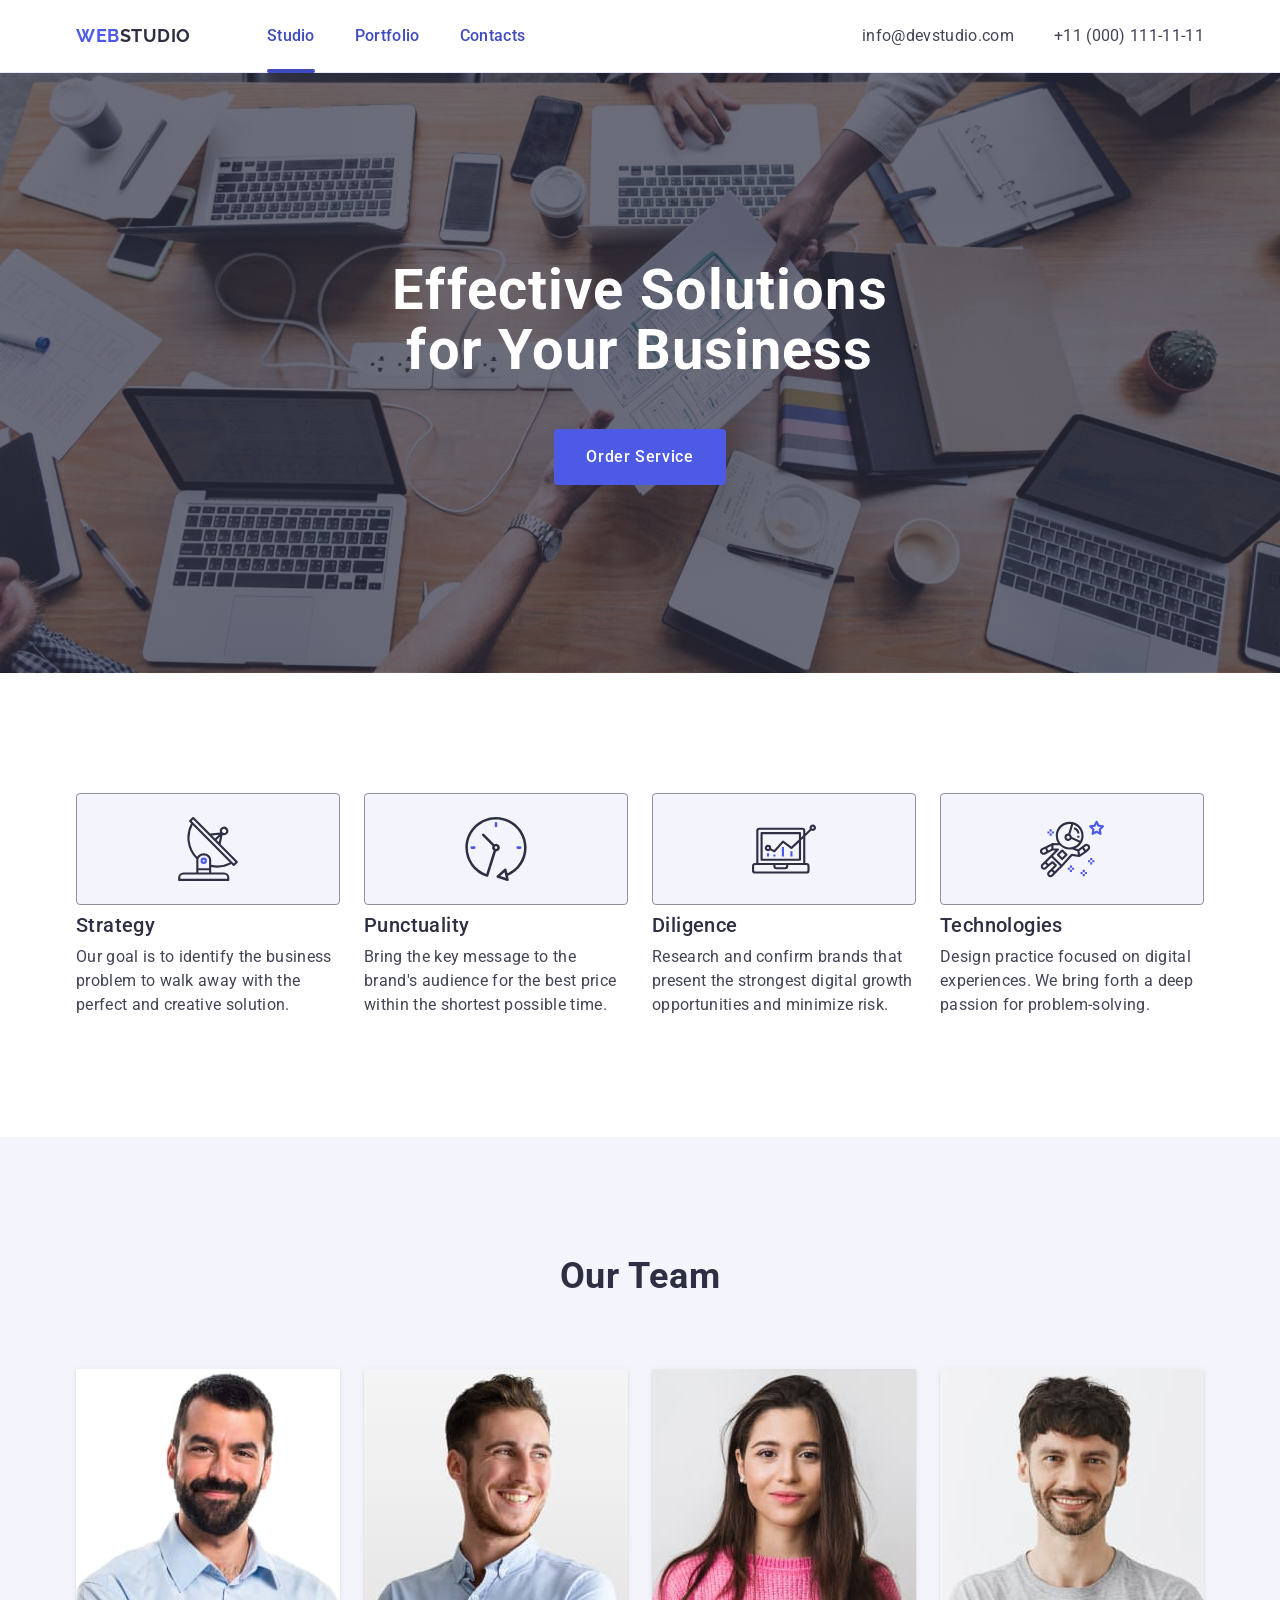
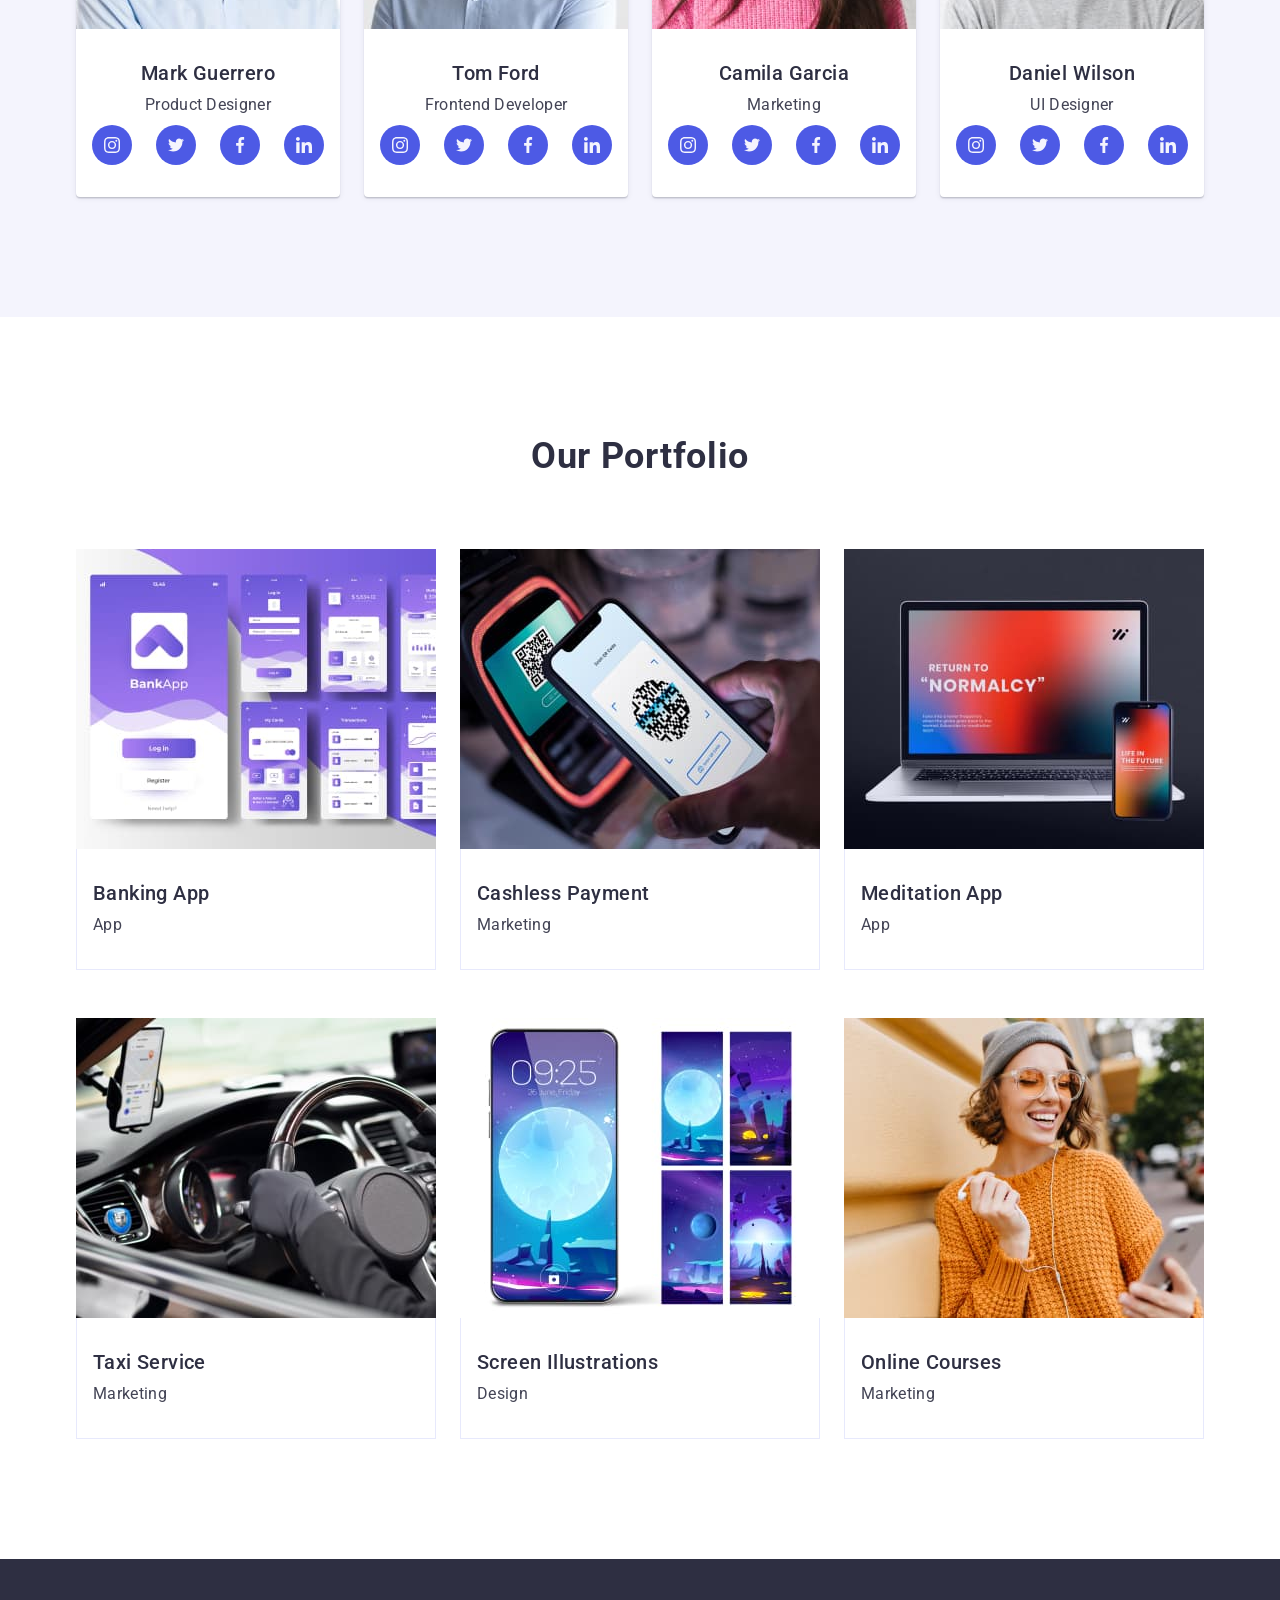
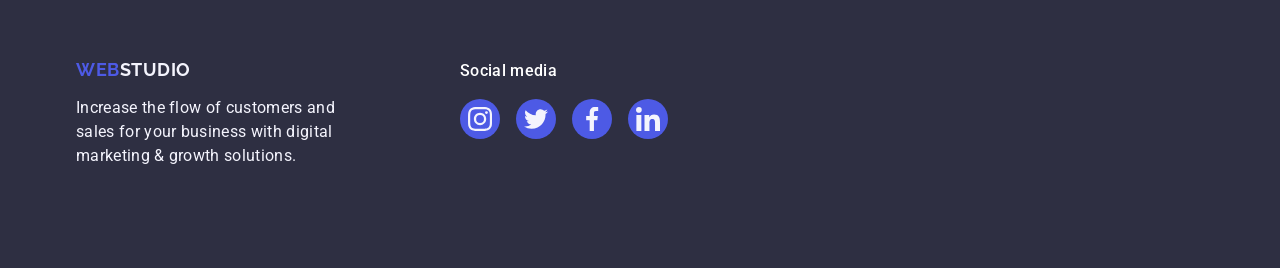
<file: index.html>
<!DOCTYPE html>
<html lang="en">
<head>
    <meta charset="UTF-8">
    <meta name="viewport" content="width=device-width, initial-scale=1.0">
    <title>Document</title>
    <link rel="stylesheet" href="https://cdn.jsdelivr.net/npm/modern-normalize@2.0.0/modern-normalize.min.css">
    <link rel="preconnect" href="https://fonts.googleapis.com">
    <link rel="preconnect" href="https://fonts.gstatic.com" crossorigin>
    <link href="https://fonts.googleapis.com/css2?family=Raleway:wght@800&family=Roboto:wght@400;500;700;900&display=swap" rel="stylesheet">    
    <link rel="stylesheet" href="./css/styles.css" />
</head>
<body>
    <header class="main-header">
        <div class="container container-header">
        <nav class="site-nav">
        <a class="link-logo" href="./index.html">
            Web<span class="logo-header">Studio</span>
        </a>
        
        <ul class="main-nav">
            <li>
                <a class="link" href="./index.html">Studio</a>
            </li>
            <li>
                <a class="link-port" href="">Portfolio</a>
            </li>
            <li>
                <a class="link-cont" href="">Contacts</a>
            </li>
        </ul>
        
        </nav>
        <address class="contact">
        <ul class="site-contact">
            <li><a class="link-contact "  href="mailto:info@devstudio.com">info@devstudio.com</a></li>
            <li><a class="link-contact" href="tel:+110001111111">+11 (000) 111-11-11</a></li>
        </ul>
        </address>
    </div>
    </header>
    <main>
     <section  class="hero">
        <div class="container">
        <h1 class="hero-title">Effective Solutions for Your Business</h1>
        <button type="button" class="button">Order Service</button>
        </div> 
     </section>
     <section class="advantage-main">
        <div class="container">
        <h2 class="visually-hidden">Our advantages</h2>
        <ul class="ouradvant-list">
            <li class="ouradvant-item">
                <div class="advantages-background">
                    <svg class="advantages-sprite" width="64" height="64" >
                      <use href="./images/icons.svg#icon-antenna"></use>
                    </svg>
                  </div>
               <h3 class="list-title">Strategy</h3>
               <p class="list-text">
                  Our goal is to identify the business
                  problem to walk away with the perfect and creative solution.
               </p>
            </li>
            <li class="ouradvant-item">
                <div class="advantages-background" >
                    <svg class="advantages-sprite" width="64" height="64">
                      <use href="./images/icons.svg#icon-clock" ></use>
                    </svg>
                  </div>
                <h3 class="list-title">Punctuality</h3>
                <p class="list-text">
                   Bring the key message to the brand's audience for the best price within the shortest possible time.
                </p>
            </li>
            <li class="ouradvant-item">
                <div class="advantages-background">
                    <svg class="advantages-sprite" width="64" height="64">
                      <use href="./images/icons.svg#icon-diagram"></use>
                    </svg>
                  </div>
                <h3 class="list-title">Diligence</h3>
                <p class="list-text">
                   Research and confirm brands that present the strongest digital growth opportunities and minimize risk.
                </p>
            </li>
            <li class="ouradvant-item">
                <div class="advantages-background">
                    <svg class="advantages-sprite" width="64" height="64">
                      <use href="./images/icons.svg#icon-astronaut"></use>
                    </svg>
                  </div>
                <h3 class="list-title">Technologies</h3>
                <p class="list-text">
                   Design practice focused on digital experiences. We bring forth a deep passion for problem-solving.
                </p>
            </li>
        </ul>
        </div>
     </section>
     <section class="our-team">
        <div class="container">
        <h2 class="title-ourteam">Our Team</h2>
        <ul class="list-ourteam">
            <li class="item-ourteam">
                <img  src="./images/mark.jpg" alt="smiling man with beard in blue shirt" width="264" />
                <div class="data-team">
                <h3 class="title-team">Mark Guerrero</h3>
                <p class="text-team">Product Designer</p>
                <ul class="team-list">
                    <li class="team-item">
                      <a href="" class="team-sprite">
                        <svg class="team-icon" height="16" width="16">
                          <use href="./images/icons.svg#icon-instagram"></use>
                        </svg>
                      </a>
                    </li>
                    <li class="team-item">
                      <a href="" class="team-sprite">
                        <svg class="team-icon" height="16" width="16">
                          <use href="./images/icons.svg#icon-twitter"></use>
                        </svg>
                      </a>
                    </li>
                    <li class="team-item">
                      <a href="" class="team-sprite">
                        <svg class="team-icon" height="16" width="16">
                          <use href="./images/icons.svg#icon-facebook"></use>
                        </svg>
                      </a>
                    </li>
                    <li class="team-item">
                      <a href="" class="team-sprite">
                        <svg class="team-icon" height="16" width="16">
                          <use href="./images/icons.svg#icon-linkedin"></use>
                        </svg>
                      </a>
                    </li>
                  </ul>
                </div>
            </li>
            <li class="item-ourteam">
                <img  src="./images/tom.jpg" alt="smiling man in blue shirt" width="264" />
                <div class="data-team">
                <h3 class="title-team">Tom Ford</h3>
                <p class="text-team">Frontend Developer</p>
                <ul class="team-list">
                  <li>
                    <a href="" class="team-sprite">
                      <svg class="team-icon" height="16px" width="16px">
                        <use href="./images/icons.svg#icon-instagram"></use>
                      </svg>
                    </a>
                  </li>
                  <li>
                    <a href="" class="team-sprite">
                      <svg class="team-icon" height="16px" width="16px">
                        <use href="./images/icons.svg#icon-twitter"></use>
                      </svg>
                    </a>
                  </li>
                  <li>
                    <a href="" class="team-sprite">
                      <svg class="team-icon" height="16px" width="16px">
                        <use href="./images/icons.svg#icon-facebook"></use>
                      </svg>
                    </a>
                  </li>
                  <li>
                    <a href="" class="team-sprite">
                      <svg class="team-icon" height="16px" width="16px">
                        <use href="./images/icons.svg#icon-linkedin"></use>
                      </svg>
                    </a>
                  </li>
                </ul>
                </div>
            </li>
            <li class="item-ourteam">
                <img  src="./images/camila.jpg" alt="beautiful woman with long hair" width="264" />
                <div class="data-team">
                <h3 class="title-team">Camila Garcia</h3>
                <p class="text-team">Marketing</p>
                <ul class="team-list">
                  <li>
                    <a href="" class="team-sprite">
                      <svg class="team-icon" height="16px" width="16px">
                        <use href="./images/icons.svg#icon-instagram"></use>
                      </svg>
                    </a>
                  </li>
                  <li>
                    <a href="" class="team-sprite">
                      <svg class="team-icon" height="16px" width="16px">
                        <use href="./images/icons.svg#icon-twitter"></use>
                      </svg>
                    </a>
                  </li>
                  <li>
                    <a href="" class="team-sprite">
                      <svg class="team-icon" height="16px" width="16px">
                        <use href="./images/icons.svg#icon-facebook"></use>
                      </svg>
                    </a>
                  </li>
                  <li>
                    <a href="" class="team-sprite">
                      <svg class="team-icon" height="16px" width="16px">
                        <use href="./images/icons.svg#icon-linkedin"></use>
                      </svg>
                    </a>
                  </li>
                </ul>
                </div>
            </li>
            <li class="item-ourteam">
                <img src="./images/daniel.jpg" alt="smiling man in gray t-shirt" width="264" />
                <div class="data-team">
                <h3 class="title-team">Daniel Wilson</h3>
                <p class="text-team">UI Designer</p>
                <ul class="team-list">
                  <li>
                    <a href="" class="team-sprite">
                      <svg class="team-icon" height="16px" width="16px">
                        <use href="./images/icons.svg#icon-instagram"></use>
                      </svg>
                    </a>
                  </li>
                  <li>
                    <a href="" class="team-sprite">
                      <svg class="team-icon" height="16px" width="16px">
                        <use href="./images/icons.svg#icon-twitter"></use>
                      </svg>
                    </a>
                  </li>
                  <li>
                    <a href="" class="team-sprite">
                      <svg class="team-icon" height="16px" width="16px">
                        <use href="./images/icons.svg#icon-facebook"></use>
                      </svg>
                    </a>
                  </li>
                  <li>
                    <a href="" class="team-sprite">
                      <svg class="team-icon" height="16px" width="16px">
                        <use href="./images/icons.svg#icon-linkedin"></use>
                      </svg>
                    </a>
                  </li>
                </ul>
                </div>
            </li>
        </ul>
        </div>
     </section>
     <section class="portfolio">
        <div class="container">
        <h2 class="title-portfolio">Our Portfolio</h2>
        <ul class="list-portfolio">
            <li class="item-portfolio">
              <div class="picture-overlay">
                <img src="./images/portfolio-banking.jpg"  alt="application" width="360" />
                <p class="text-overlay"> 14 Stylish and User-Friendly App Design Concepts · Task Manager App · Calorie Tracker App · Exotic Fruit Ecommerce App · Cloud Storage App</p>
              </div>
               <div class="data-portfolio">
                <h3 class="titles-portfolio">Banking App</h3>
                <p class="text-portfolio">App</p>
                </div>
            </li>
            <li class="item-portfolio">
              <div class="picture-overlay">
                <img src="./images/portfolio-cashless.jpg"  alt="phone cachless payment" width="360" />
                <p class="text-overlay"> 14 Stylish and User-Friendly App Design Concepts · Task Manager App · Calorie Tracker App · Exotic Fruit Ecommerce App · Cloud Storage App</p>
              </div>
                <div class="data-portfolio">
                <h3 class="titles-portfolio">Cashless Payment</h3>
                <p class="text-portfolio">Marketing</p>
                </div>
            </li>
            <li class="item-portfolio">
              <div class="picture-overlay">
                <img src="./images/portfolio-meditation.jpg"  alt="laptop" width="360" />
                <p class="text-overlay"> 14 Stylish and User-Friendly App Design Concepts · Task Manager App · Calorie Tracker App · Exotic Fruit Ecommerce App · Cloud Storage App</p>
              </div>
                <div class="data-portfolio">
                <h3 class="titles-portfolio">Meditation App</h3>
                <p class="text-portfolio">App</p>
                </div>
            </li>
            <li class="item-portfolio">
              <div class="picture-overlay">
                <img src="./images/portfolio-taxi.jpg"  alt="steering wheel" width="360" />
                <p class="text-overlay"> 14 Stylish and User-Friendly App Design Concepts · Task Manager App · Calorie Tracker App · Exotic Fruit Ecommerce App · Cloud Storage App</p>
              </div>
                <div class="data-portfolio">
                <h3 class="titles-portfolio">Taxi Service</h3>
                <p class="text-portfolio">Marketing</p>
                </div>
            </li>
            <li class="item-portfolio">
              <div class="picture-overlay">
                <img src="./images/portfolio-screen.jpg"  alt="screen on the phone" width="360" />
                <p class="text-overlay"> 14 Stylish and User-Friendly App Design Concepts · Task Manager App · Calorie Tracker App · Exotic Fruit Ecommerce App · Cloud Storage App</p>
              </div>
                <div class="data-portfolio">
                <h3 class="titles-portfolio">Screen Illustrations</h3>
                <p class="text-portfolio">Design</p>
                </div>
            </li>
            <li class="item-portfolio">
              <div class="picture-overlay">
                <img src="./images/portfolio-online.jpg"  alt="girl with phone" width="360" />
                <p class="text-overlay"> 14 Stylish and User-Friendly App Design Concepts · Task Manager App · Calorie Tracker App · Exotic Fruit Ecommerce App · Cloud Storage App</p>
              </div>
                <div class="data-portfolio">
                <h3 class="titles-portfolio">Online Courses</h3>
                <p class="text-portfolio">Marketing</p>
                </div>
            </li>
        </ul>
        </div>

     </section>
    </main>
    <footer class="footer">
        <div class="container container-position">
         
                <div class="footer-inscripshion">
                     <a  class="link-logo-footer" href="./index.html">
                      Web<span class="logo-footer">Studio</span>
                   </a>
                     <p class="footer-text">Increase the flow of customers and sales for your business with digital marketing & growth solutions.</p>
                  </div>
              <div>

                 <p class="footer-title">Social media</p>

                 <ul class="footer-list">
                  <li class="footer-item">
                    <a href="" class="footer-sprite">
                      <svg class="footer-icon" height="24" width="24">
                        <use href="./images/icons.svg#icon-instagram"></use>
                      </svg>
                    </a>
                  </li>
                  <li class="footer-item">
                    <a href="" class="footer-sprite">
                      <svg class="footer-icon" height="24" width="24">
                        <use href="./images/icons.svg#icon-twitter"></use>
                      </svg>
                    </a>
                  </li>
                  <li class="footer-item">
                    <a href="" class="footer-sprite">
                      <svg class="footer-icon" height="24" width="24">
                        <use href="./images/icons.svg#icon-facebook"></use>
                      </svg>
                    </a>
                  </li>
                  <li class="footer-item">
                    <a href="" class="footer-sprite">
                      <svg class="footer-icon" height="24" width="24">
                        <use href="./images/icons.svg#icon-linkedin"></use>
                      </svg>
                    </a>
                  </li>
                </ul>
           </div> 
             
        </div>
        
    </footer>
</body>
</html>
</file>
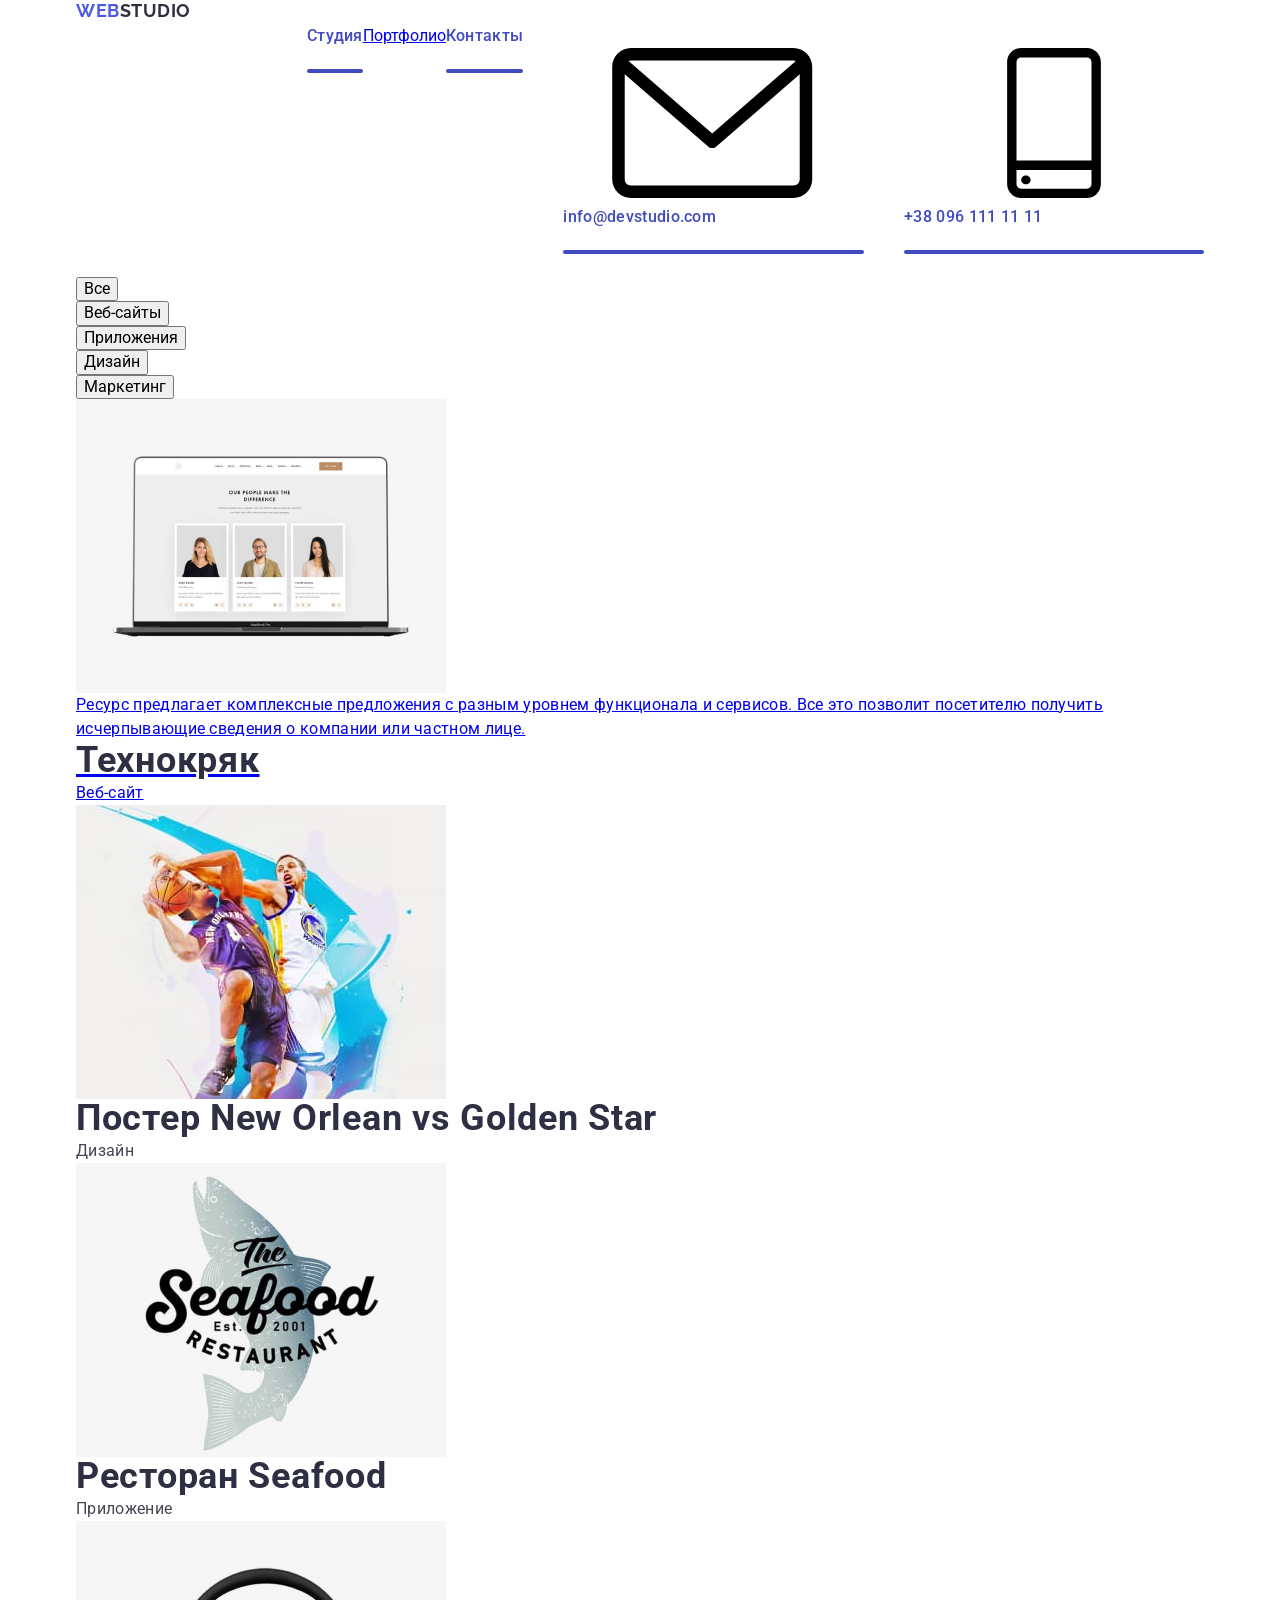
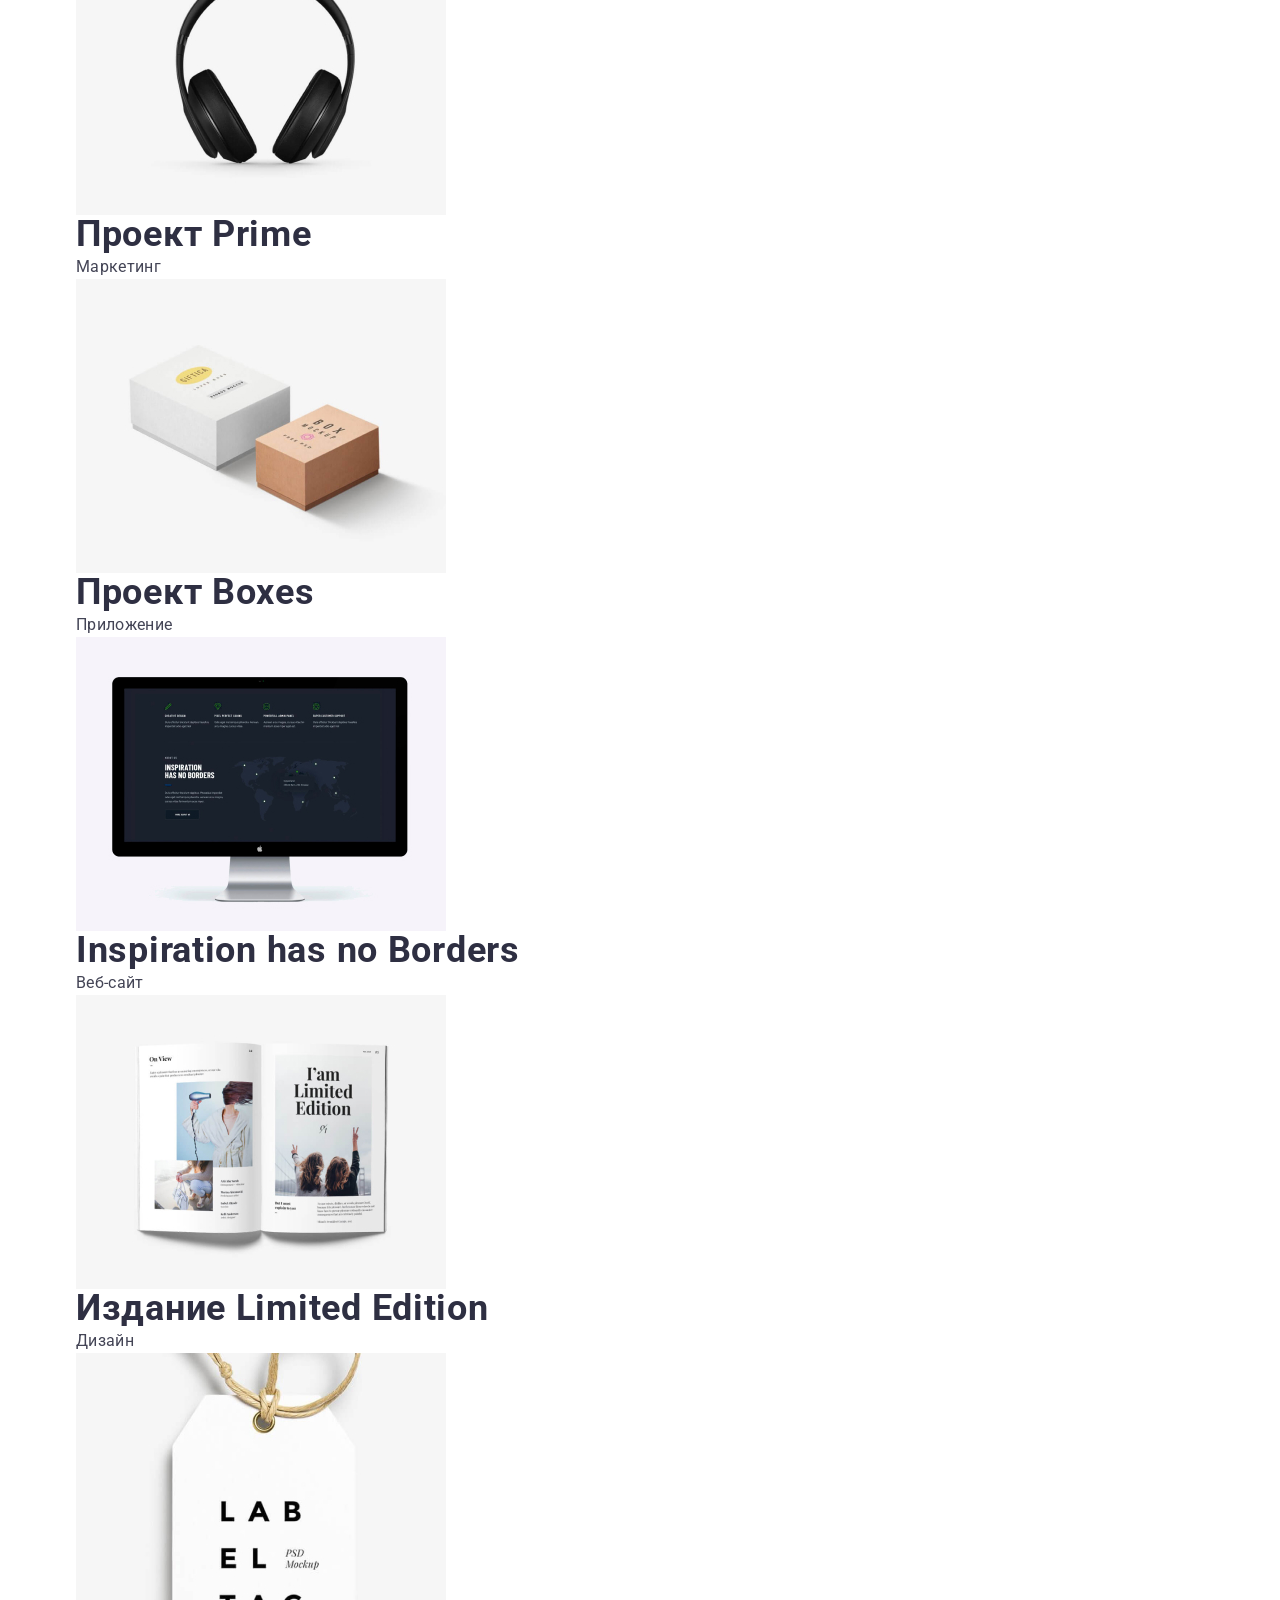
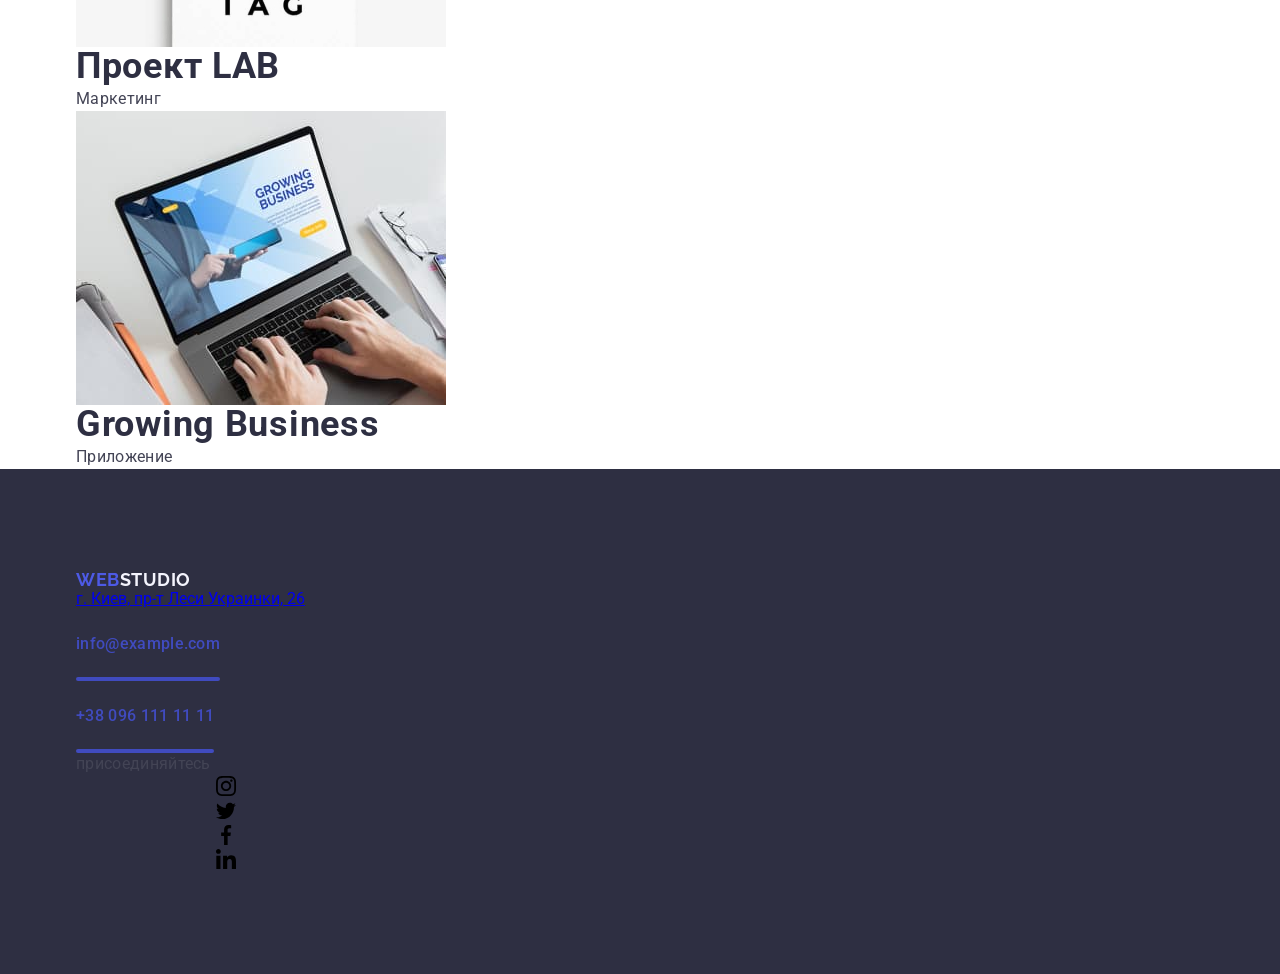
<file: portfolio.html>
<!DOCTYPE html>
<html lang="ru">
  <head>
    <meta charset="UTF-8" />
    <meta http-equiv="X-UA-Compatible" content="IE=edge" />
    <meta name="viewport" content="width=device-width, initial-scale=1.0" />
    <title>Document</title>

    <link rel="preconnect" href="https://fonts.googleapis.com" />
    <link rel="preconnect" href="https://fonts.gstatic.com" crossorigin />
    <link
      href="https://fonts.googleapis.com/css2?family=Raleway:wght@700&family=Roboto:wght@400;500;700;900&display=swap"
      rel="stylesheet"
    />
    <link
      rel="stylesheet"
      href="https://cdnjs.cloudflare.com/ajax/libs/modern-normalize/1.0.0/modern-normalize.min.css"
    />

    <link rel="stylesheet" href="./css/styles.css" />
  </head>
  <body>
    <header class="header">
      <div class="container main-nav">
        <a class="link-logo" href="#"
          >Web<span class="logo-header">Studio</span></a
        >
        <nav>
          <ul class="site-nav list">
            <li class="item"><a href="index.html" class="link">Студия</a></li>
            <li class="item">
              <a href="./portfolio.html" class="link-current">Портфолио</a>
            </li>
            <li class="item"><a href="#" class="link">Контакты</a></li>
          </ul>
        </nav>
        <ul class="site-contact list">
          <li class="item">
            <a href="mailto:info@devstudio.com" class="link contact">
              <svg class="item-icon">
                <use href="./images/symbol-defs.svg#envelope"></use>
              </svg>

              info@devstudio.com</a
            >
          </li>
          <li class="item">
            <a href="tel:+380961111111" class="link">
              <svg class="item-pfon">
                <use href="./images/symbol-defs.svg#smartphone"></use>
              </svg>
              +38 096 111 11 11
            </a>
          </li>
        </ul>
      </div>
    </header>
    <main>
      <section class="section">
        <div class="container">
          <h1 class="visually-hidden">Портфолио</h1>
          <ul class="btn-port">
            <li class="item">
              <button class="button-port">Все</button>
            </li>
            <li class="item">
              <button class="button-port">Веб-сайты</button>
            </li>
            <li class="item">
              <button class="button-port">Приложения</button>
            </li>
            <li class="item">
              <button class="button-port">Дизайн</button>
            </li>
            <li class="item">
              <button class="button-port">Маркетинг</button>
            </li>
          </ul>
          <ul class="portf-list">
            <li class="item">
              <a href="#" class="portf-link">
                <div class="over-pic">
                  <img
                    src="images/portf1.jpg"
                    alt="экран ноутбука с тремя фотографиями"
                    width="370"
                    height="294"
                  />
                </div>
                <div class="over">
                  <p class="over-text">
                    Ресурс предлагает комплексные предложения с разным уровнем
                    функционала и сервисов. Все это позволит посетителю получить
                    исчерпывающие сведения о компании или частном лице.
                  </p>
                </div>

                <div class="conteiner-portf">
                  <h2 class="portf-title">Технокряк</h2>
                  <p class="portf-text">Веб-сайт</p>
                </div>
              </a>
            </li>
            <li class="item">
              <a class="portf-link"
                ><img
                  src="images/portf2.jpg"
                  alt="постер два игрока играютв баскетбол"
                  width="370"
                  height="294"
                />
                <div class="conteiner-portf">
                  <h2 class="portf-title">Постер New Orlean vs Golden Star</h2>
                  <p class="portf-text">Дизайн</p>
                </div>
              </a>
            </li>
            <li class="item">
              <a class="portf-link">
                <img
                  src="images/portf3.jpg"
                  alt="эмблема ресторана сифуд"
                  width="370"
                  height="294"
                />
                <div class="conteiner-portf">
                  <h2 class="portf-title">Ресторан Seafood</h2>
                  <p class="portf-text">Приложение</p>
                </div>
              </a>
            </li>
            <li class="item">
              <a class="portf-link"
                ><img
                  src="images/portf4.jpg"
                  alt="черные наушники"
                  width="370"
                  height="294"
                />
                <div class="conteiner-portf">
                  <h2 class="portf-title">Проект Prime</h2>
                  <p class="portf-text">Маркетинг</p>
                </div>
              </a>
            </li>
            <li class="item">
              <a class="portf-link"
                ><img
                  src="images/portf5.jpg"
                  alt="две коробки одна белая другая оранжевая"
                  width="370"
                  height="294"
                />
                <div class="conteiner-portf">
                  <h2 class="portf-title">Проект Boxes</h2>
                  <p class="portf-text">Приложение</p>
                </div>
              </a>
            </li>
            <li class="item">
              <a class="portf-link"
                ><img
                  src="images/portf6.jpg"
                  alt="монитор компьютера с чернобелыми надписями"
                  width="370"
                  height="294"
                />
                <div class="conteiner-portf">
                  <h2 class="portf-title">Inspiration has no Borders</h2>
                  <p class="portf-text">Веб-сайт</p>
                </div>
              </a>
            </li>
            <li class="item">
              <a class="portf-link"
                ><img
                  src="images/portf7.jpg"
                  alt="открытая книга"
                  width="370"
                  height="294"
                />
                <div class="conteiner-portf">
                  <h2 class="portf-title">Издание Limited Edition</h2>
                  <p class="portf-text">Дизайн</p>
                </div>
              </a>
            </li>
            <li class="item">
              <a class="portf-link"
                ><img
                  src="images/portf8.jpg"
                  alt="бирка с надписями"
                  width="370"
                  height="294"
                />
                <div class="conteiner-portf">
                  <h2 class="portf-title">Проект LAB</h2>
                  <p class="portf-text">Маркетинг</p>
                </div>
              </a>
            </li>
            <li class="item">
              <a class="portf-link">
                <img
                  src="images/portf9.jpg"
                  alt="открытый ноутбук по диагонали "
                  width="370"
                  height="294"
                />
                <div class="conteiner-portf">
                  <h2 class="portf-title">Growing Business</h2>
                  <p class="portf-text">Приложение</p>
                </div>
              </a>
            </li>
          </ul>
        </div>
      </section>
    </main>
    <footer class="footer">
      <div class="container footer-link">
        <div class="">
          <a class="link-logo" href="#"
            >Web<span class="logo-footer">Studio</span></a
          >
          <address class="address-link">
            <ul class="list">
              <li class="item">
                <a
                  class="link-map"
                  href="https://bit.ly/3pXMvUd"
                  target="_blank"
                  rel="noopener noreferrer"
                  >г. Киев, пр-т Леси Украинки, 26</a
                >
              </li>
              <li class="item">
                <a class="link" href="mailto:info@devstudio.com"
                  >info@example.com</a
                >
              </li>
              <li class="item">
                <a class="link" href="tel:+380961111111">+38 096 111 11 11</a>
              </li>
            </ul>
          </address>
        </div>
        <div class="footer-icon">
          <p class="action-title">присоединяйтесь</p>
          <ul class="action-cont">
            <li>
              <a href="" class="icon-ft">
                <svg class="team-icon" height="20">
                  <use href="./images/symbol-defs.svg#instagram"></use>
                </svg>
              </a>
            </li>
            <li>
              <a href="" class="icon-ft">
                <svg class="team-icon" height="20">
                  <use href="./images/symbol-defs.svg#twitter"></use>
                </svg>
              </a>
            </li>
            <li>
              <a href="" class="icon-ft">
                <svg class="team-icon" height="20">
                  <use href="./images/symbol-defs.svg#facebook"></use>
                </svg>
              </a>
            </li>
            <li>
              <a href="" class="icon-ft">
                <svg class="team-icon" height="20">
                  <use href="./images/symbol-defs.svg#linkedin"></use>
                </svg>
              </a>
            </li>
          </ul>
        </div>
      </div>
    </footer>
  </body>
</html>
</file>
<file: css/styles.css>
/* color
iris - #4D5AE5; primary brand
ocean -#404BBf; pressed
navy blue -#2E2F42; dark
green - #31D0AA;  success
slate - #434455;  text
ligth slate -#8E8F99;  subtle text
cornflower - #E7E9FC;  accent
cloud - #F4F4FD; light background
navy blue modal - #2E2F42; modal overlay
grey - #2E2F42; hero background               ?
white - #FFFFFF; white background
dairy - #FCFCFC; modal background

*/

*,
*::before,
*::after {
  box-sizing: border-box;
}

h1, h2, h3, h4, h5, h6, p {
	margin-top: 0;
	margin-bottom: 0;
}

ul, ol {
	margin-top: 0;
	margin-bottom: 0;
	padding-left: 0;
}

body {
    background-color: #ffffff;
    color: #434455;
    font-family: Roboto, sans-serif;
    font-weight: 400;
    font-size: 16px;
    
}
ul {
    list-style-type: none;
}
img {
	display: block;
    max-width: 100%;
}

.container { 
   
    width: 1158px;
    padding: 0 15px;
    margin-left: auto;
    margin-right:  auto;
}
.container-header {
    /* width: 1158px;
    padding: 0 15px;
    margin-left: auto;
    margin-right:  auto; */
    display: flex;
    justify-content: space-between;
        
    
}


/* Hidden header */
.visually-hidden {
    position: absolute;
    width: 1px;
    height: 1px;
    margin: -1px;
    border: 0;
    padding: 0;
    white-space: nowrap;
    clip-path: inset(100%);
    clip: rect(0 0 0 0);
    overflow: hidden;
}


section {
    padding: 156;
}


/*Headlines*/

h2 {
    color: #2E2F42;
    font-weight: 700;
    font-size: 36px;
    line-height: 1.11;
    letter-spacing: 0.02em
}
h3 {
    color: #2E2F42;
    font-weight: 500;
    font-size: 20px;
    line-height: 1.2;
    letter-spacing: 0.02em
}
p {
line-height: 1.5;
letter-spacing: 0.02em;
}
/*Header*/
.main-header {
    border-bottom: 1px solid #e7e9fc;
    box-shadow: 0px 2px 1px rgba(46, 47, 66, 0.08), 0px 1px 1px rgba(46, 47, 66, 0.16), 0px 1px 6px rgba(46, 47, 66, 0.08);
}
/*Logo*/
.link-logo {
    font-family: Raleway, sans-serif;
    font-weight: 700;
    font-size: 18px;
    color: #4D5AE5;
    line-height: 1.17;
    text-transform: uppercase;
    text-decoration: none;
    letter-spacing: 0.03em;
    margin-right: 76px;
}
.logo-header {
    color: #2E2F42;
}
.logo-footer {
    color: #F4F4FD;
}
.link  {
    position: relative; 
    display: inline-block;
    text-decoration: none; 
    color: #2E2F42 ;
    font-weight: 500;
    line-height: 1.5;
    letter-spacing: 0.02em;
    padding: 24px 0;
    color: #404bbf;
    transition: color 250ms cubic-bezier(0.4, 0, 0.2, 1);
    

}
.link-port  {
    position: relative; 
    display: inline-block;
    text-decoration: none; 
    color: #2E2F42 ;
    font-weight: 500;
    line-height: 1.5;
    letter-spacing: 0.02em;
    padding: 24px 0;
    color: #404bbf;
    transition: color 250ms cubic-bezier(0.4, 0, 0.2, 1);
    
}

.link-cont 

{
    position: relative;
    display: inline-block;
    text-decoration: none;
    color: #2E2F42 ;
    font-weight: 500;
    line-height: 1.5;
    letter-spacing: 0.02em;
    padding: 24px 0;
    color: #404bbf;
    transition: color 250ms cubic-bezier(0.4, 0, 0.2, 1);
    
} 
.site-nav .link:hover {

    color: #404BBf
}
.site-nav  .link:focus {
    
    color: #404BBf
}
.link:after {
    content: '';
    position: absolute;
    bottom: -1px;
    height: 4px;
    left: 0;
    width: 100%;
    background-color: #404bbf;
    border-radius: 2px;

}
address {
font-style: normal;

}
.link-contact{
    text-decoration: none;
    line-height: 1.5;
    letter-spacing: 0.02em;
    color: #434455;
    transition: color 250ms cubic-bezier(0.4, 0, 0.2, 1);

}
.link-contact:hover,
.link-contact:focus {
    color: #404bbf;
}
.site-nav {
    display: flex;
    align-items: center; 
    margin-right: 0;
}
.main-nav {
    display: flex;
   flex-direction: row;
    gap: 40px;
   
    
}
.site-contact {
    display: flex;
    gap: 40px;
   
    padding-top: 24px;
    padding-bottom: 24px;
  
    
    

}
/*Hero*/
.hero {
    background-color: #2E2F42 ;
    text-align: center;
    padding: 188px 0 188px;
    background-image: linear-gradient(rgba(46, 47, 66, 0.7), rgba(46, 47, 66, 0.7)), url(../images/people-office.jpg);
    background-repeat: no-repeat;
    max-width: 1440px;
    background-position: center;
    background-size: cover; 
}
.hero-title {
    color: #ffffff;
    font-weight: 700;
    font-size: 56px;
    line-height: 1.07;
    text-align: center;
    letter-spacing: 0.02em;
    margin: 0 auto;
    margin-bottom: 48px;
    max-width: 496px;


}
/*Button*/
.button {
    display: block;
    min-width: 169px;
    background-color: #4D5AE5 ;
    color: #FFFFFF;
    font-weight: 500;
    line-height: 1.5;
    cursor: pointer;
    letter-spacing: 0.04em;
    padding: 16px 32px;
    border-radius: 4px;
    border: none;
    margin: 0 auto;
    transition: background-color 250ms cubic-bezier(0.4, 0, 0.2, 1);  
    
}
.button:hover {
    background-color: #404BBf;
}
.button:focus {
    background-color: #404BBf;
}
/* Our advantages */
.advantage-main {
    padding: 120px 0 120px;

}
.advantages-background {
    background-color: #F4F4FD;
    display: flex;
    gap: 24px;
    border: 1px solid #8E8F99;
    border-radius: 4px;
    height: 112px; 
    justify-content: center;
    align-items: center;
    margin-bottom: 8px;
  
    
} 
.advantages-sprite {
    width: 64px;
    height: 64px;
}
.ouradvant-list {
    display: flex;
    flex-direction: row;
    gap: 24px;
   
    
}
.list-title {
    margin-bottom: 8px;
}
.ouradvant-item {
    flex-basis: calc((100% - 72px) / 4);
}
/*Our portfolio*/

.portfolio{
    padding: 120px 0 120px 0;
}
.data-portfolio {
    padding: 32px 16px;
    border: 1px solid #e7e9fc;
    border-top: none;
}

.title-portfolio {
    text-align: center;
    letter-spacing: 0.02em;
    text-transform: capitalize;
    text-align: center;
    margin: 0 auto;
    margin-bottom: 72px;
    
}
.titles-portfolio {
    margin-bottom: 8px;
}
.list-portfolio {
    display: flex;
    flex-wrap: wrap;
    column-gap: 24px; 
    row-gap: 48px;               }

 .item-portfolio {
    transition: box-shadow 250ms cubic-bezier(0.4, 0, 0.2, 1);
 }   
.item-portfolio:hover {
    box-shadow: 0px 1px 6px rgba(46, 47, 66, 0.08), 0px 1px 1px rgba(46, 47, 66, 0.16), 0px 2px 1px rgba(46, 47, 66, 0.08);
    

}


    
     


/*Our team*/
.our-team {
    background-color: #F4F4FD;
    padding: 120px 0;
}
.title-ourteam {
    text-align: center;
    text-transform: capitalize;
    margin: 0 auto;
  
    margin-bottom: 72px;
    
}
.list-ourteam {
    display: flex;
    flex-direction: row;
    gap: 24px;
    
    
}
.item-ourteam {
    box-shadow: 0px 1px 6px rgba(46, 47, 66, 0.08), 0px 1px 1px rgba(46, 47, 66, 0.16), 0px 2px 1px rgba(46, 47, 66, 0.08); 
    background-color: #FFFFFF;
    border-radius: 0px 0px 4px 4px;
}
.text-team {
    font-size: 16px;
    text-align: center;
    
}
.data-team {
    padding: 32px 0;
    text-align: center;
}
.title-team {
    margin-bottom: 8px;
}
.team-list {
    display: flex;
    flex-direction: row;
    gap: 24px;
    margin-top: 8px;
    margin-left: 16px;
    margin-right: 16px;
    justify-content: center;
  

}

.team-item {
    transition: background-color 250ms cubic-bezier(0.4, 0, 0.2, 1);
}
.team-sprite {
    display: flex;
    width: 40px;
    height: 40px;
    justify-content: center;
    align-items: center;
    border-radius: 50%;
    fill: #F4F4FD ;
    background-color:#4d5ae5;
    transition: background-color 250ms cubic-bezier(0.4, 0, 0.2, 1);
  }

  .team-sprite:hover {
    background-color: #404BBf ;
    fill: #F4F4FD ;
  }
  .team-sprite:focus {
    background-color: #404BBf ;
    fill: #F4F4FD ;
  }
  
/*Footer*/
.container-position {
    display: flex;
    align-items: baseline;
}

footer {
    background-color: #2E2F42;
    padding: 100px 0 100px;
}
.footer-text {
    width: 264px;
    line-height: 1.5;
    color: #F4F4FD;
    letter-spacing: 0.02em
}
.link-logo-footer {
    font-family: Raleway, sans-serif;
    font-weight: 700;
    font-size: 18px;
    color: #4D5AE5;
    line-height: 1.17;
    text-transform: uppercase;
    text-decoration: none;
    letter-spacing: 0.03em;
    display: inline-block;
    margin-bottom: 16px;
    
}
.footer-title {
    color: #ffffff;
    font-weight: 500;
    font-size: 16px;
    line-height: 1.5;
    letter-spacing: 0.02em;
    margin-bottom: 16px;

}

.footer-list {
    display: flex;
    gap: 16px;
}
.footer-item {
    width: 40px;
    height: 40px;
    transition: background-color 250ms cubic-bezier(0.4, 0, 0.2, 1);
}
.footer-sprite {
    display: flex;
    width: 100%;
    height: 100%;
    justify-content: center;
    align-items: center;
    border-radius: 50%;
    fill: #F4F4FD ;
    background-color: #4d5ae5 ;
    transition: background-color 250ms cubic-bezier(0.4, 0, 0.2, 1);
  }

  .footer-sprite:hover {
    background-color: #31D0AA ;
    fill: #F4F4FD ;
  }
  .footer-sprite:focus {
    background-color: #31D0AA ;
    fill: #F4F4FD ;
  }
  .footer-inscripshion {
    margin-right: 120px;
  }
  .footer-icon {
    fill: #f4f4fd;
  }

  /*Porfolio overlay*/

    .picture-overlay {
        position: relative;
        overflow: hidden;
    }
    .text-overlay {
        position: absolute; 
        top: 0; 
        font-size: 16px; 
        line-height: 1.5;
        letter-spacing: 0.02em;
        color: #f4f4fd; 
        padding: 40px 32px;
        background-color: #4d5ae5;
        height: 100%;
        width: 100%;
        transform: translateY(100%);
        transition: transform 250ms cubic-bezier(0.4, 0, 0.2, 1); 
    }
   
    .item-portfolio:hover .text-overlay {
        transform: translateY(0%);
    }
</file>
